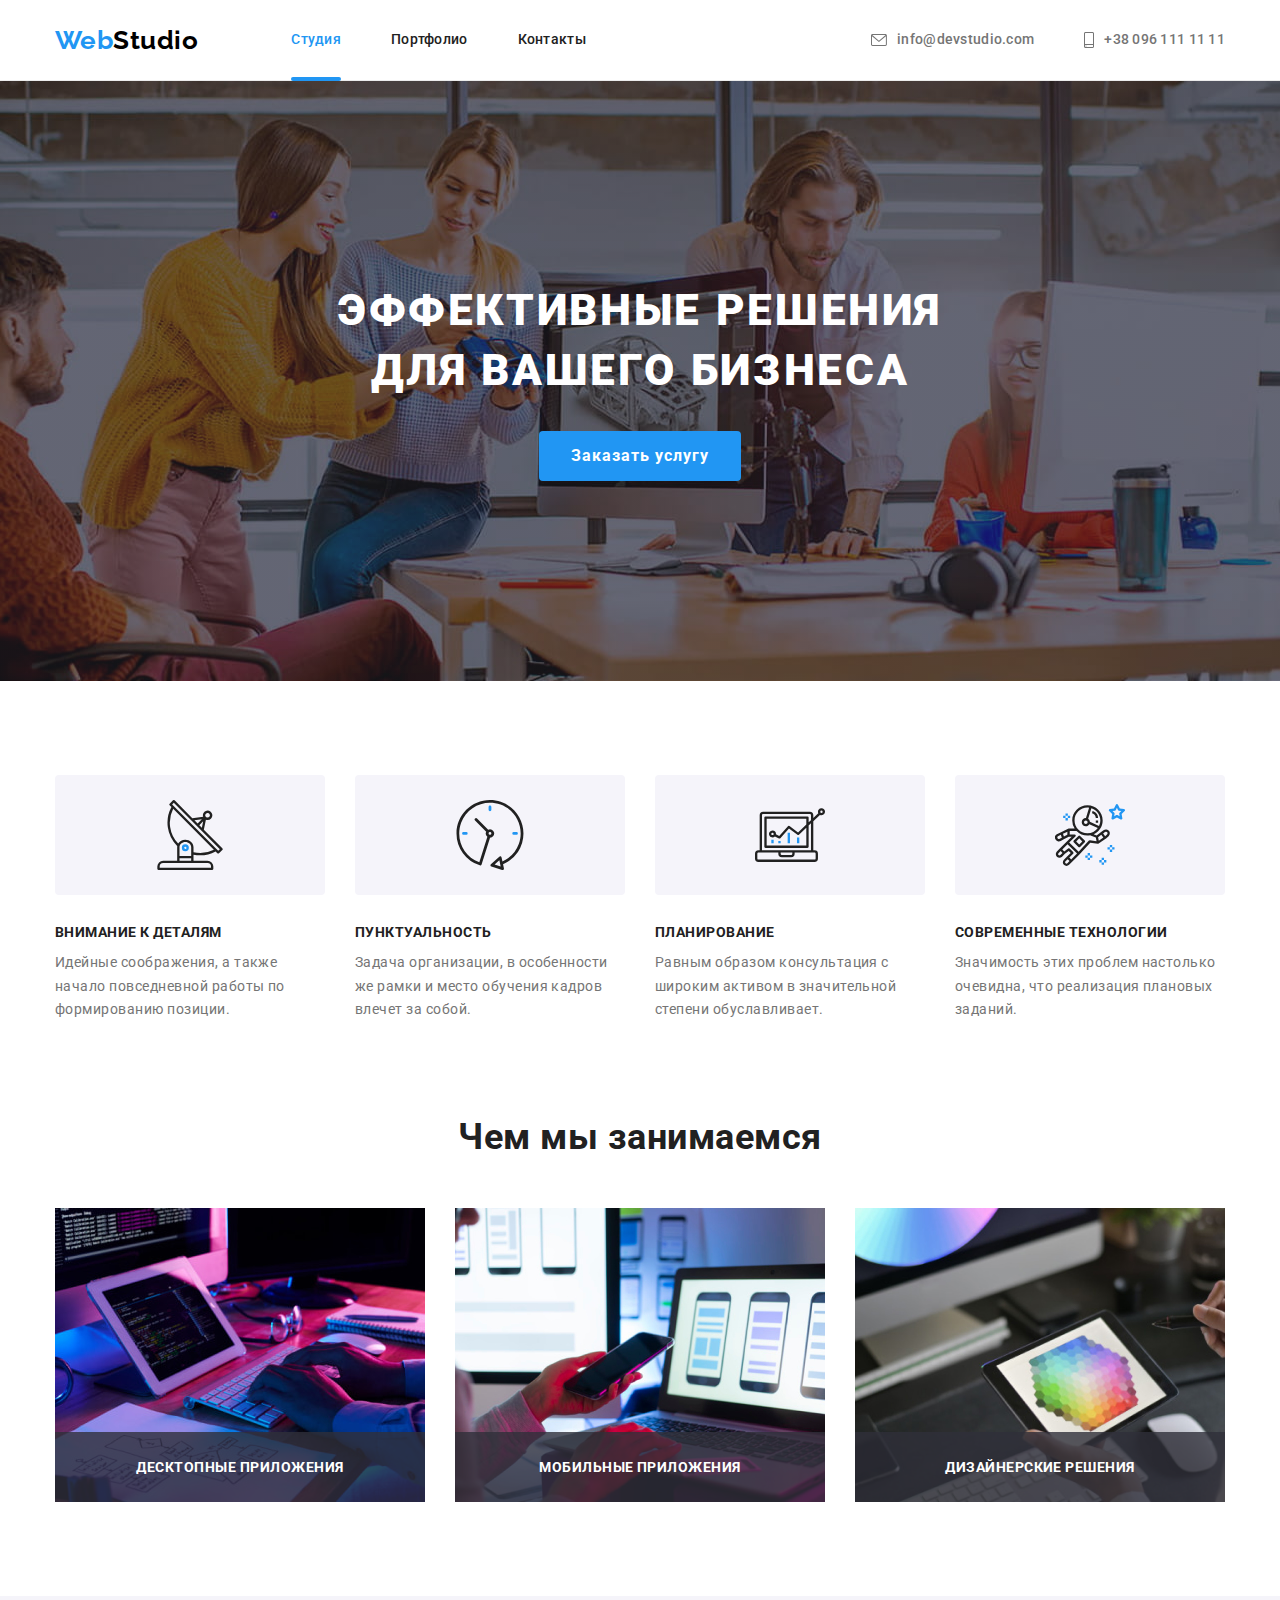
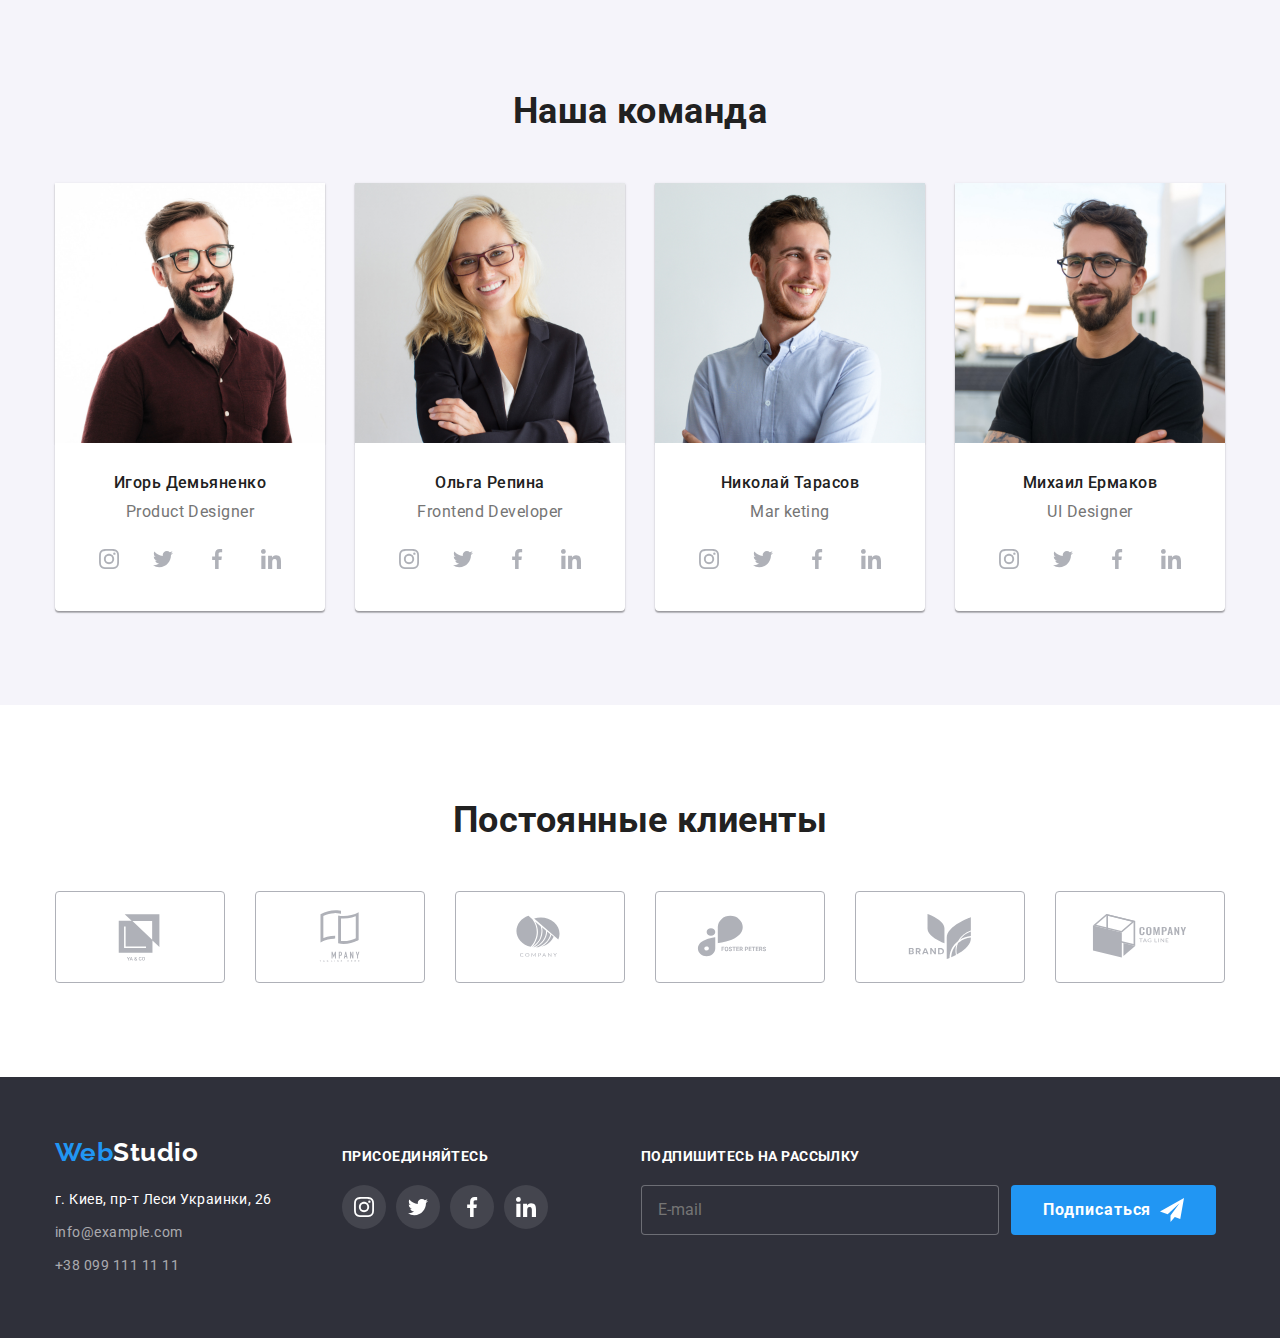
<file: index.html>
<!DOCTYPE html>
<html lang="ru">
  <head>
    <meta charset="UTF-8" />
    <meta http-equiv="X-UA-Compatible" content="IE=edge" />
    <meta name="viewport" content="width=device-width, initial-scale=1.0" />
    <title>Студия</title>
    <link rel="preconnect" href="https://fonts.googleapis.com" />
    <link rel="preconnect" href="https://fonts.gstatic.com" crossorigin />
    <link
      href="https://fonts.googleapis.com/css2?family=Raleway:wght@700&family=Roboto:wght@400;500;700;900&display=swap"
      rel="stylesheet"
    />
    <link
      rel="stylesheet"
      href="https://cdnjs.cloudflare.com/ajax/libs/modern-normalize/1.1.0/modern-normalize.min.css"
    />
    <link rel="stylesheet" href="./css/main.min.css" />
  </head>
  <body>
    <!-- Шапка сайта -->

    <header class="header">
      <div class="container container__header">
        <nav class="nav">
          <a class="logo" href="/" lang="en"> <span class="logo__web">Web</span>Studio</a>

          <ul class="site-nav site-nav__header">
            <li class="site-nav__item">
              <a href="" class="site-nav__link site-nav__link--current">Студия</a>
            </li>
            <li class="site-nav__item">
              <a href="./portfolio.html" class="site-nav__link">Портфолио</a>
            </li>
            <li class="site-nav__item"><a href="" class="site-nav__link">Контакты</a></li>
          </ul>
        </nav>

        <ul class="auth-nav">
          <li class="auth-nav__item">
            <a class="auth-nav__link" href="mailto:info@devstudio.com" lang="en"
              ><svg class="auth-nav__icon-envelope">
                <use xlink:href="./images/symbol-defs.svg#icon-envelope"></use></svg
              >info@devstudio.com</a
            >
          </li>
          <li class="auth-nav__item">
            <a class="auth-nav__link" href="tel:+380961111111"
              ><svg class="auth-nav__icon-smartphone">
                <use xlink:href="./images/symbol-defs.svg#icon-smartphone"></use></svg
              >+38 096 111 11 11</a
            >
          </li>
        </ul>
      </div>
    </header>

    <!-- Основной контент -->
    <main>
      <!-- Заказ услуги -->
      <section class="hero">
        <div class="container">
          <h1 class="hero__title">Эффективные решения для вашего бизнеса</h1>
          <button class="button hero__button" type="button" data-modal-open>Заказать услугу</button>
        </div>

        <!-- Модальное окно -->
        <div class="backdrop backdrop--is-hidden" data-modal>
          <div class="modal">
            <button class="modal__button button-close" data-modal-close>
              <svg class="icon-close" width="18px" height="18px">
                <use xlink:href="./images/symbol-defs.svg#icon-close-black"></use>
              </svg>
            </button>

            <p class="modal__title">Оставьте свои данные, мы вам перезвоним</p>
            <form class="form" action="#">
              <div class="form__block">
                <label for="name" class="form__label">Имя</label>
                <div class="form__box">
                  <input type="text" name="name" class="form__input" id="name" required />
                  <svg width="18px" height="18px" class="form__svg">
                    <use xlink:href="./images/symbol-defs.svg#icon-person-black"></use>
                  </svg>
                </div>
              </div>
              <div class="form__block">
                <label for="phone" class="form__label">Телефон</label>
                <div class="form__box">
                  <input type="tel" name="phone" class="form__input" id="phone" />
                  <svg width="18px" height="18px" class="form__svg">
                    <use xlink:href="./images/symbol-defs.svg#icon-phone-black"></use>
                  </svg>
                </div>
              </div>
              <div class="form__block">
                <label for="mail" class="form__label">Почта</label>
                <div class="form__box">
                  <input type="email" name="mail" class="form__input" id="mail" required />
                  <svg width="18px" height="18px" class="form__svg">
                    <use xlink:href="./images/symbol-defs.svg#icon-email-black"></use>
                  </svg>
                </div>
              </div>
              <div class="form__block">
                <label for="comment" class="form__label">Комментарий</label>
                <textarea
                  name="comment"
                  id="comment"
                  rows="10"
                  placeholder="Введите текст"
                  class="form__comment"
                ></textarea>
              </div>
              <div class="form__checkbox">
                <label class="form__condition">
                  <input class="form__checkbox-input" type="checkbox" name="condition" value="" />
                  <span class="form__condition-icon"> </span>Соглашаюсь с рассылкой и принимаю
                  &nbsp;
                  <a href="" class="form__condition-link">Условия договора</a>
                </label>
              </div>
              <button type="submit" class="button form-button">Отправить</button>
            </form>
          </div>
        </div>
      </section>

      <!-- Особенности компании -->
      <section class="section">
        <div class="container">
          <h2 class="section__title section__title--hidden">Особенности компании</h2>
          <ul class="features">
            <li class="features__item">
              <div class="features__icon-block">
                <svg height="70px" width="70px">
                  <use xlink:href="./images/symbol-defs.svg#icon-antenna"></use>
                </svg>
              </div>
              <h3 class="features__title">Внимание к деталям</h3>
              <p class="features__text">
                Идейные соображения, а также начало повседневной работы по формированию позиции.
              </p>
            </li>
            <li class="features__item">
              <div class="features__icon-block">
                <svg width="70px" height="70px">
                  <use xlink:href="./images/symbol-defs.svg#icon-clock"></use>
                </svg>
              </div>
              <h3 class="features__title">Пунктуальность</h3>
              <p class="features__text">
                Задача организации, в особенности же рамки и место обучения кадров влечет за собой.
              </p>
            </li>
            <li class="features__item">
              <div class="features__icon-block">
                <svg width="70px" height="70px">
                  <use xlink:href="./images/symbol-defs.svg#icon-diagram"></use>
                </svg>
              </div>
              <h3 class="features__title">Планирование</h3>
              <p class="features__text">
                Равным образом консультация с широким активом в значительной степени обуславливает.
              </p>
            </li>
            <li class="features__item">
              <div class="features__icon-block">
                <svg width="70px" height="70px">
                  <use xlink:href="./images/symbol-defs.svg#icon-astronaut"></use>
                </svg>
              </div>
              <h3 class="features__title">Современные технологии</h3>
              <p class="features__text">
                Значимость этих проблем настолько очевидна, что реализация плановых заданий.
              </p>
            </li>
          </ul>
        </div>
      </section>

      <!-- Чем мы занимаемся -->
      <section class="section section--no-padding-top">
        <div class="container">
          <h2 class="section__title">Чем мы занимаемся</h2>
          <ul class="work">
            <li class="work__item">
              <img src="./images/img1.jpg" alt="Мужчина пишет код программы" width="370" />
              <h3 class="work__title">Десктопные приложения</h3>
            </li>
            <li class="work__item">
              <img
                src="./images/img2.jpg"
                alt="Женщина создает приложение на смартфон"
                width="370"
              />
              <h3 class="work__title">Мобильные приложения</h3>
            </li>
            <li class="work__item">
              <img
                src="./images/img3.jpg"
                alt="Человек занимается векторной графикой"
                width="370"
              />
              <h3 class="work__title">Дизайнерские решения</h3>
            </li>
          </ul>
        </div>
      </section>

      <!-- Наша команда -->
      <section class="section section--other-bcg">
        <div class="container">
          <h2 class="section__title">Наша команда</h2>
          <ul class="command">
            <li class="command__item">
              <img
                class="command__img"
                src="./images/photo1.jpg"
                width="270"
                alt="Улыбающийся молодой мужчина шатен в очках с бородой короб"
              />
              <div class="command__meta">
                <h3 class="command__title">Игорь Демьяненко</h3>
                <p class="command__text" lang="en">Product Designer</p>
                <ul class="social">
                  <li class="social__item">
                    <a class="social__link" href=""
                      ><svg class="social__svg" width="20px" height="20px">
                        <use href="./images/symbol-defs.svg#icon-instagram"></use></svg
                    ></a>
                  </li>
                  <li class="social__item">
                    <a class="social__link" href=""
                      ><svg class="social__svg" width="20px" height="20px">
                        <use href="./images/symbol-defs.svg#icon-twitter"></use></svg
                    ></a>
                  </li>
                  <li class="social__item">
                    <a class="social__link" href=""
                      ><svg class="social__svg" width="20px" height="20px">
                        <use href="./images/symbol-defs.svg#icon-facebook"></use></svg
                    ></a>
                  </li>
                  <li class="social__item">
                    <a class="social__link" href=""
                      ><svg class="social__svg" width="20px" height="20px">
                        <use href="./images/symbol-defs.svg#icon-linkedin"></use></svg
                    ></a>
                  </li>
                </ul>
              </div>
            </li>
            <li class="command__item">
              <img
                class="command__img"
                src="./images/photo2.jpg"
                alt="Усыбающееся молодая женщина блондинка в очках"
                width="270"
              />
              <div class="command__meta">
                <h3 class="command__title">Ольга Репина</h3>
                <p class="command__text" lang="en">Frontend Developer</p>
                <ul class="social">
                  <li class="social__item">
                    <a class="social__link" href=""
                      ><svg class="social__svg" width="20px" height="20px">
                        <use href="./images/symbol-defs.svg#icon-instagram"></use></svg
                    ></a>
                  </li>
                  <li class="social__item">
                    <a class="social__link" href=""
                      ><svg class="social__svg" width="20px" height="20px">
                        <use href="./images/symbol-defs.svg#icon-twitter"></use></svg
                    ></a>
                  </li>
                  <li class="social__item">
                    <a class="social__link" href=""
                      ><svg class="social__svg" width="20px" height="20px">
                        <use href="./images/symbol-defs.svg#icon-facebook"></use></svg
                    ></a>
                  </li>
                  <li class="social__item">
                    <a class="social__link" href=""
                      ><svg class="social__svg" width="20px" height="20px">
                        <use href="./images/symbol-defs.svg#icon-linkedin"></use></svg
                    ></a>
                  </li>
                </ul>
              </div>
            </li>
            <li class="command__item">
              <img
                class="command__img"
                src="./images/photo3.jpg"
                alt="Улыбающийся молодой мужчина шатен с легкой небритостью"
                width="270"
              />
              <div class="command__meta">
                <h3 class="command__title">Николай Тарасов</h3>
                <p class="command__text" lang="en">Mar keting</p>
                <ul class="social">
                  <li class="social__item">
                    <a class="social__link" href=""
                      ><svg class="social__svg" width="20px" height="20px">
                        <use href="./images/symbol-defs.svg#icon-instagram"></use></svg
                    ></a>
                  </li>
                  <li class="social__item">
                    <a class="social__link" href=""
                      ><svg class="social__svg" width="20px" height="20px">
                        <use href="./images/symbol-defs.svg#icon-twitter"></use></svg
                    ></a>
                  </li>
                  <li class="social__item">
                    <a class="social__link" href=""
                      ><svg class="social__svg" width="20px" height="20px">
                        <use href="./images/symbol-defs.svg#icon-facebook"></use></svg
                    ></a>
                  </li>
                  <li class="social__item">
                    <a class="social__link" href=""
                      ><svg class="social__svg" width="20px" height="20px">
                        <use href="./images/symbol-defs.svg#icon-linkedin"></use></svg
                    ></a>
                  </li>
                </ul>
              </div>
            </li>
            <li class="command__item">
              <img
                class="command__img"
                src="./images/photo4.jpg"
                alt="Улыбающийся молодой мужчина брюнет с лёгкой небритостью"
                width="270"
              />
              <div class="command__meta">
                <h3 class="command__title">Михаил Ермаков</h3>
                <p class="command__text" lang="en">UI Designer</p>
                <ul class="social">
                  <li class="social__item">
                    <a class="social__link" href=""
                      ><svg class="social__svg" width="20px" height="20px">
                        <use href="./images/symbol-defs.svg#icon-instagram"></use></svg
                    ></a>
                  </li>
                  <li class="social__item">
                    <a class="social__link" href=""
                      ><svg class="social__svg" width="20px" height="20px">
                        <use href="./images/symbol-defs.svg#icon-twitter"></use></svg
                    ></a>
                  </li>
                  <li class="social__item">
                    <a class="social__link" href=""
                      ><svg class="social__svg" width="20px" height="20px">
                        <use href="./images/symbol-defs.svg#icon-facebook"></use></svg
                    ></a>
                  </li>
                  <li class="social__item">
                    <a class="social__link" href=""
                      ><svg class="social__svg" width="20px" height="20px">
                        <use href="./images/symbol-defs.svg#icon-linkedin"></use></svg
                    ></a>
                  </li>
                </ul>
              </div>
            </li>
          </ul>
        </div>
      </section>
      <section class="section">
        <div class="container">
          <h2 class="section__title">Постоянные клиенты</h2>
          <ul class="clients">
            <li class="clients__item">
              <a class="clients__link" href=""
                ><svg class="clients__icon" width="106px" height="60px">
                  <use href="./images/symbol-defs.svg#icon-Logo"></use>
                </svg>
              </a>
            </li>
            <li class="clients__item">
              <a class="clients__link" href=""
                ><svg class="clients__icon" width="106px" height="60px">
                  <use href="./images/symbol-defs.svg#icon-Logo2"></use>
                </svg>
              </a>
            </li>
            <li class="clients__item">
              <a class="clients__link" href=""
                ><svg class="clients__icon" width="106px" height="60px">
                  <use href="./images/symbol-defs.svg#icon-Logo3"></use>
                </svg>
              </a>
            </li>
            <li class="clients__item">
              <a class="clients__link" href=""
                ><svg class="clients__icon" width="106px" height="60px">
                  <use href="./images/symbol-defs.svg#icon-Logo4"></use>
                </svg>
              </a>
            </li>
            <li class="clients__item">
              <a class="clients__link" href=""
                ><svg class="clients__icon" width="106px" height="60px">
                  <use href="./images/symbol-defs.svg#icon-Logo5"></use>
                </svg>
              </a>
            </li>
            <li class="clients__item">
              <a class="clients__link" href=""
                ><svg class="clients__icon" width="106px" height="60px">
                  <use href="./images/symbol-defs.svg#icon-Logo6"></use>
                </svg>
              </a>
            </li>
          </ul>
        </div>
      </section>
    </main>

    <!-- Футер -->
    <footer class="footer">
      <div class="container container__footer">
        <div class="footer__address">
          <a class="logo logo--white" href="/" lang="en"
            ><span class="logo__web">Web</span>Studio</a
          >
          <address class="address">
            <ul class="address__list">
              <li class="address__item">
                <a
                  class="address__link--white"
                  href="https://www.google.com/maps/place/%D0%B1%D1%83%D0%BB.+%D0%9B%D0%B5%D1%81%D0%B8+%D0%A3%D0%BA%D1%80%D0%B0%D0%B8%D0%BD%D0%BA%D0%B8,+26,+%D0%9A%D0%B8%D0%B5%D0%B2,+02000"
                  >г. Киев, пр-т Леси Украинки, 26</a
                >
              </li>
              <li class="address__item">
                <a class="address__link" href="mailto:info@example.com" lang="en"
                  >info@example.com</a
                >
              </li>
              <li class="address__item">
                <a class="address__link" href="tel:+380991111111">+38 099 111 11 11</a>
              </li>
            </ul>
          </address>
        </div>
        <div class="footer__connect">
          <h3 class="footer__title">присоединяйтесь</h3>
          <ul class="social">
            <li class="social__item">
              <a class="social__link social__link--white" href=""
                ><svg class="social__svg social__svg--white" width="20px" height="20px">
                  <use href="./images/symbol-defs.svg#icon-instagram"></use></svg
              ></a>
            </li>
            <li class="social__item">
              <a class="social__link social__link--white" href=""
                ><svg class="social__svg social__svg--white" width="20px" height="20px">
                  <use href="./images/symbol-defs.svg#icon-twitter"></use></svg
              ></a>
            </li>
            <li class="social__item">
              <a class="social__link social__link--white" href=""
                ><svg class="social__svg social__svg--white" width="20px" height="20px">
                  <use href="./images/symbol-defs.svg#icon-facebook"></use></svg
              ></a>
            </li>
            <li class="social__item">
              <a class="social__link social__link--white" href=""
                ><svg class="social__svg social__svg--white" width="20px" height="20px">
                  <use href="./images/symbol-defs.svg#icon-linkedin"></use></svg
              ></a>
            </li>
          </ul>
        </div>

        <div>
          <h3 class="footer__title">Подпишитесь на рассылку</h3>
          <form action="#" class="subscription">
            <label class="subscription__label"></label>
            <input
              class="subscription__input"
              type="email"
              name="mail"
              placeholder="E-mail"
              required
            />
            <button type="submit" class="button button--submit">
              Подписаться
              <svg class="button--submit__send" width="24px" height="24px">
                <use xlink:href="./images/symbol-defs.svg#icon-icon-send"></use>
              </svg>
            </button>
          </form>
        </div>
      </div>
    </footer>

    <script src="./js/modal.js"></script>
  </body>
</html>
</file>
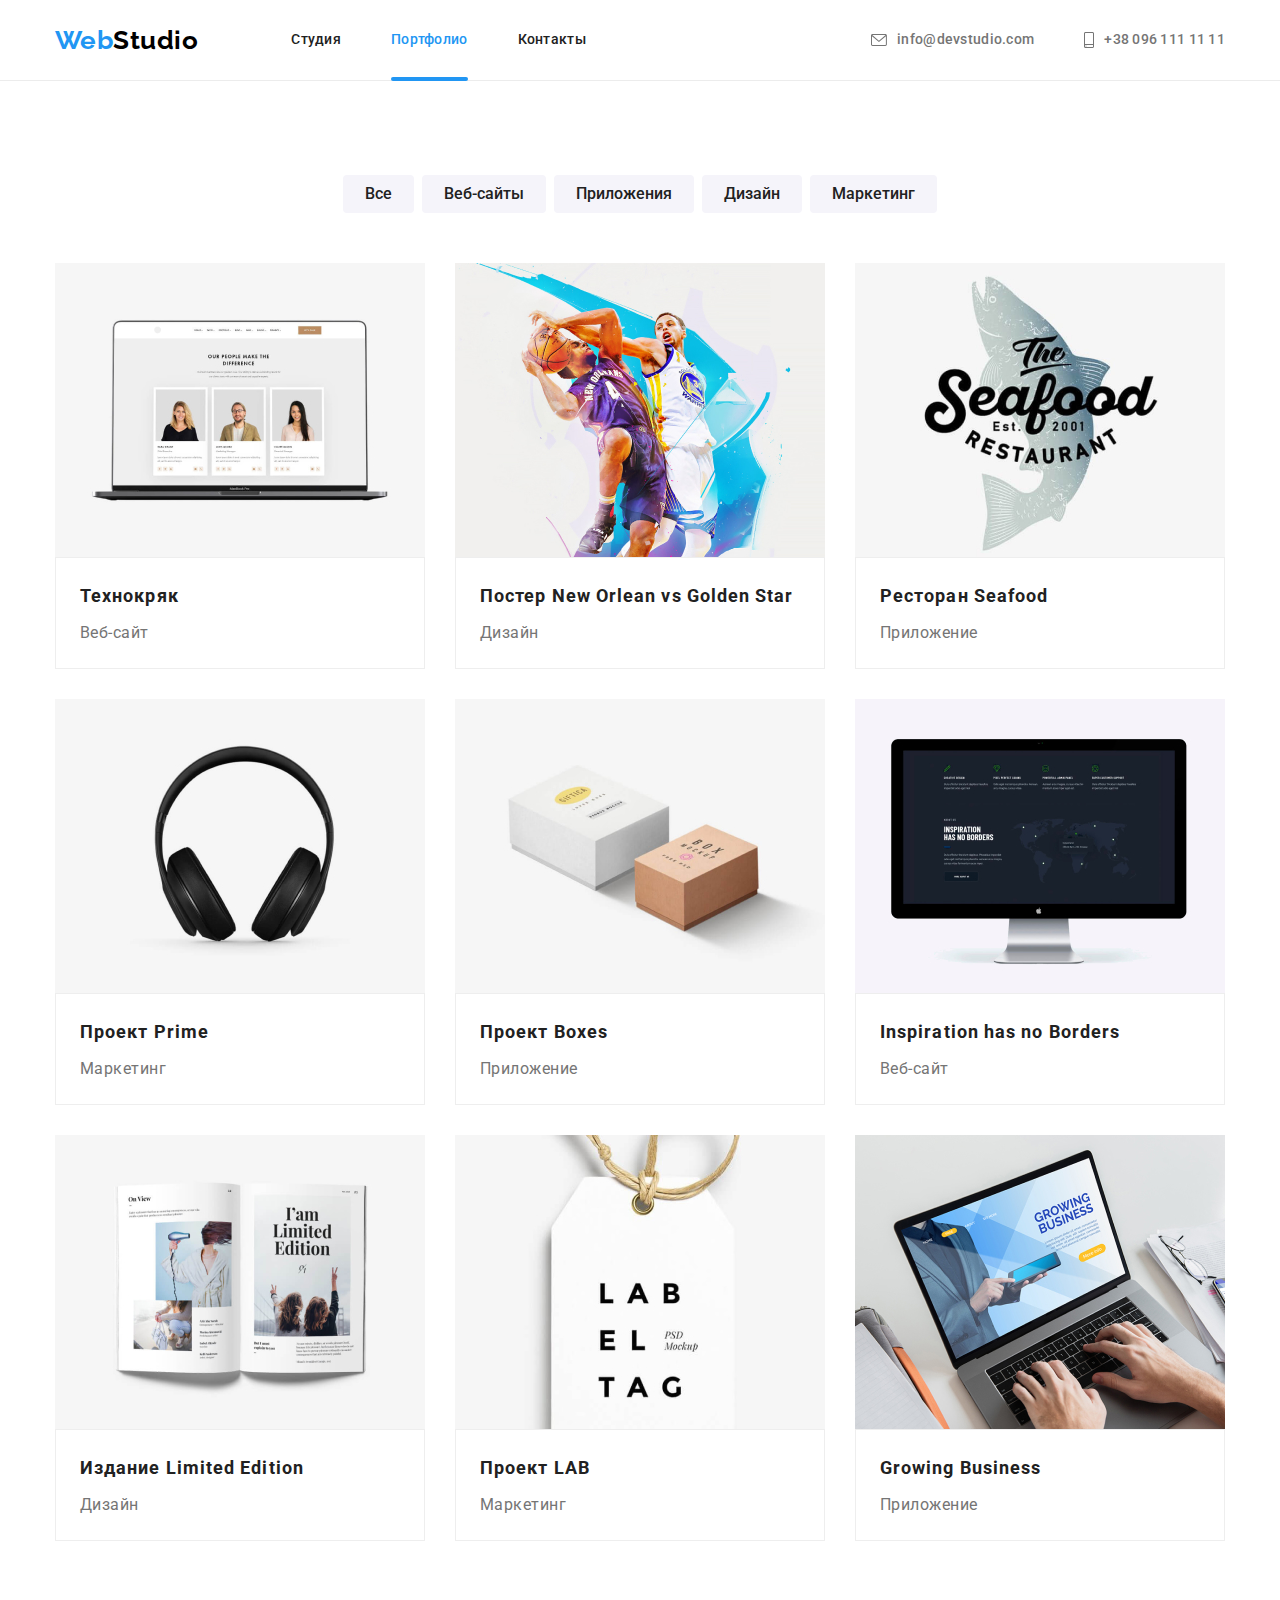
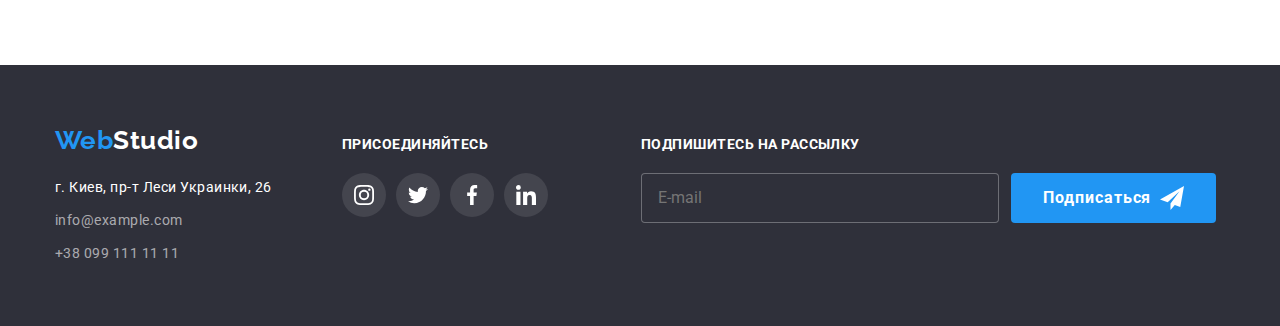
<file: portfolio.html>
<!DOCTYPE html>
<html lang="ru">
  <head>
    <meta charset="UTF-8" />
    <meta http-equiv="X-UA-Compatible" content="IE=edge" />
    <meta name="viewport" content="width=device-width, initial-scale=1.0" />
    <title>Портфолио</title>
    <link rel="preconnect" href="https://fonts.googleapis.com" />
    <link rel="preconnect" href="https://fonts.gstatic.com" crossorigin />
    <link
      href="https://fonts.googleapis.com/css2?family=Raleway:wght@700&family=Roboto:wght@400;500;700;900&display=swap"
      rel="stylesheet"
    />
    <link
      rel="stylesheet"
      href="https://cdnjs.cloudflare.com/ajax/libs/modern-normalize/1.1.0/modern-normalize.min.css"
    />
    <link rel="stylesheet" href="./css/main.min.css" />
  </head>
  <body>
    <!-- Шапка -->
    <header class="header">
      <div class="container container__header">
        <nav class="nav">
          <a class="logo" href="/" lang="en"> <span class="logo__web">Web</span>Studio</a>

          <ul class="site-nav site-nav__header">
            <li class="site-nav__item"><a href="./index.html" class="site-nav__link">Студия</a></li>
            <li class="site-nav__item">
              <a href="./portfolio.html" class="site-nav__link site-nav__link--current"
                >Портфолио</a
              >
            </li>
            <li class="site-nav__item"><a href="" class="site-nav__link">Контакты</a></li>
          </ul>
        </nav>

        <ul class="auth-nav">
          <li class="auth-nav__item">
            <a class="auth-nav__link" href="mailto:info@devstudio.com" lang="en"
              ><svg class="auth-nav__icon-envelope">
                <use xlink:href="./images/symbol-defs.svg#icon-envelope"></use></svg
              >info@devstudio.com</a
            >
          </li>
          <li class="auth-nav__item">
            <a class="auth-nav__link" href="tel:+380961111111"
              ><svg class="auth-nav__icon-smartphone">
                <use xlink:href="./images/symbol-defs.svg#icon-smartphone"></use></svg
              >+38 096 111 11 11</a
            >
          </li>
        </ul>
      </div>
    </header>

    <!-- Основной контент -->
    <main>
      <section class="section">
        <div class="container portfolio">
          <h1 class="section__title section__title--hidden">Портфолио</h1>

          <!-- Фильтр -->
          <ul class="filter portfolio__filter">
            <li class="filter__item">
              <button class="filter__button" type="button">Все</button>
            </li>
            <li class="filter__item">
              <button class="filter__button" type="button">Веб-сайты</button>
            </li>
            <li class="filter__item">
              <button class="filter__button" type="button">Приложения</button>
            </li>
            <li class="filter__item">
              <button class="filter__button" type="button">Дизайн</button>
            </li>
            <li class="filter__item">
              <button class="filter__button" type="button">Маркетинг</button>
            </li>
          </ul>

          <!-- Контент фильтра -->
          <ul class="gallery">
            <li class="gallery__item">
              <a class="gallery__link" href="">
                <div class="gallery__thumb">
                  <img src="./images/portfolio1.jpg" alt="Три карточки с фото" width="370" />
                  <div class="gallery__overlay">
                    <p class="gallery__overlay-text">
                      Технокряк это современная площадка распространения коронавируса. Компании
                      используют эту платформу для цифрового шпионажа и атак на защищённые сервера
                      конкурентов.
                    </p>
                  </div>
                </div>
                <div class="gallery__box">
                  <h2 class="gallery__title">Технокряк</h2>
                  <p class="gallery__text">Веб-сайт</p>
                </div>
              </a>
            </li>
            <li class="gallery__item">
              <a class="gallery__link" href="">
                <div class="gallery__thumb">
                  <img src="./images/portfolio2.jpg" alt="Два баскетболиста в прыжке" width="370" />
                  <div class="gallery__overlay">
                    <p class="gallery__overlay-text">
                      Технокряк это современная площадка распространения коронавируса. Компании
                      используют эту платформу для цифрового шпионажа и атак на защищённые сервера
                      конкурентов.
                    </p>
                  </div>
                </div>
                <div class="gallery__box">
                  <h2 class="gallery__title">Постер New Orlean vs Golden Star</h2>
                  <p class="gallery__text">Дизайн</p>
                </div>
              </a>
            </li>
            <li class="gallery__item">
              <a class="gallery__link" href="">
                <div class="gallery__thumb">
                  <img src="./images/portfolio3.jpg" alt="Логотип ресторана Seafood" width="370" />
                  <div class="gallery__overlay">
                    <p class="gallery__overlay-text">
                      Технокряк это современная площадка распространения коронавируса. Компании
                      используют эту платформу для цифрового шпионажа и атак на защищённые сервера
                      конкурентов.
                    </p>
                  </div>
                </div>
                <div class="gallery__box">
                  <h2 class="gallery__title">Ресторан Seafood</h2>
                  <p class="gallery__text">Приложение</p>
                </div>
              </a>
            </li>
            <li class="gallery__item">
              <a class="gallery__link" href="">
                <div class="gallery__thumb">
                  <img src="./images/portfolio4.jpg" alt="Черные наушники" width="370" />
                  <div class="gallery__overlay">
                    <p class="gallery__overlay-text">
                      Технокряк это современная площадка распространения коронавируса. Компании
                      используют эту платформу для цифрового шпионажа и атак на защищённые сервера
                      конкурентов.
                    </p>
                  </div>
                </div>
                <div class="gallery__box">
                  <h2 class="gallery__title">Проект Prime</h2>
                  <p class="gallery__text">Маркетинг</p>
                </div>
              </a>
            </li>
            <li class="gallery__item">
              <a class="gallery__link" href="">
                <div class="gallery__thumb">
                  <img src="./images/portfolio5.jpg" alt="Две коробки" width="370" />
                  <div class="gallery__overlay">
                    <p class="gallery__overlay-text">
                      Технокряк это современная площадка распространения коронавируса. Компании
                      используют эту платформу для цифрового шпионажа и атак на защищённые сервера
                      конкурентов.
                    </p>
                  </div>
                </div>
                <div class="gallery__box">
                  <h2 class="gallery__title">Проект Boxes</h2>
                  <p class="gallery__text">Приложение</p>
                </div>
              </a>
            </li>
            <li class="gallery__item">
              <a class="gallery__link" href="">
                <div class="gallery__thumb">
                  <img src="./images/portfolio6.jpg" alt="Монитор" width="370" />
                  <div class="gallery__overlay">
                    <p class="gallery__overlay-text">
                      Технокряк это современная площадка распространения коронавируса. Компании
                      используют эту платформу для цифрового шпионажа и атак на защищённые сервера
                      конкурентов.
                    </p>
                  </div>
                </div>
                <div class="gallery__box">
                  <h2 class="gallery__title">Inspiration has no Borders</h2>
                  <p class="gallery__text">Веб-сайт</p>
                </div>
              </a>
            </li>
            <li class="gallery__item">
              <a class="gallery__link" href="">
                <div class="gallery__thumb">
                  <img src="./images/portfolio7.jpg" alt="Открытая книга" width="370" />
                  <div class="gallery__overlay">
                    <p class="gallery__overlay-text">
                      Технокряк это современная площадка распространения коронавируса. Компании
                      используют эту платформу для цифрового шпионажа и атак на защищённые сервера
                      конкурентов.
                    </p>
                  </div>
                </div>
                <div class="gallery__box">
                  <h2 class="gallery__title">Издание Limited Edition</h2>
                  <p class="gallery__text">Дизайн</p>
                </div>
              </a>
            </li>
            <li class="gallery__item">
              <a class="gallery__link" href="">
                <div class="gallery__thumb">
                  <img src="./images/portfolio8.jpg" alt="Бирка с надписью" width="370" />
                  <div class="gallery__overlay">
                    <p class="gallery__overlay-text">
                      Технокряк это современная площадка распространения коронавируса. Компании
                      используют эту платформу для цифрового шпионажа и атак на защищённые сервера
                      конкурентов.
                    </p>
                  </div>
                </div>
                <div class="gallery__box">
                  <h2 class="gallery__title">Проект LAB</h2>
                  <p class="gallery__text">Маркетинг</p>
                </div>
              </a>
            </li>
            <li class="gallery__item">
              <a class="gallery__link" href="">
                <div class="gallery__thumb">
                  <img
                    src="./images/portfolio9.jpg"
                    alt="Человек печатает на ноутбуке"
                    width="370"
                  />
                  <div class="gallery__overlay">
                    <p class="gallery__overlay-text">
                      Технокряк это современная площадка распространения коронавируса. Компании
                      используют эту платформу для цифрового шпионажа и атак на защищённые сервера
                      конкурентов.
                    </p>
                  </div>
                </div>
                <div class="gallery__box">
                  <h2 class="gallery__title">Growing Business</h2>
                  <p class="gallery__text">Приложение</p>
                </div>
              </a>
            </li>
          </ul>
        </div>
      </section>
    </main>

    <!-- Футер -->
    <footer class="footer">
      <div class="container container__footer">
        <div class="footer__address">
          <a class="logo logo--white" href="/" lang="en"
            ><span class="logo__web">Web</span>Studio</a
          >
          <address class="address">
            <ul class="address__list">
              <li class="address__item">
                <a
                  class="address__link--white"
                  href="https://www.google.com/maps/place/%D0%B1%D1%83%D0%BB.+%D0%9B%D0%B5%D1%81%D0%B8+%D0%A3%D0%BA%D1%80%D0%B0%D0%B8%D0%BD%D0%BA%D0%B8,+26,+%D0%9A%D0%B8%D0%B5%D0%B2,+02000"
                  >г. Киев, пр-т Леси Украинки, 26</a
                >
              </li>
              <li class="address__item">
                <a class="address__link" href="mailto:info@example.com" lang="en"
                  >info@example.com</a
                >
              </li>
              <li class="address__item">
                <a class="address__link" href="tel:+380991111111">+38 099 111 11 11</a>
              </li>
            </ul>
          </address>
        </div>
        <div class="footer__connect">
          <h3 class="footer__title">присоединяйтесь</h3>
          <ul class="social">
            <li class="social__item">
              <a class="social__link social__link--white" href=""
                ><svg class="social__svg social__svg--white" width="20px" height="20px">
                  <use xlink:href="./images/symbol-defs.svg#icon-instagram"></use></svg
              ></a>
            </li>
            <li class="social__item">
              <a class="social__link social__link--white" href=""
                ><svg class="social__svg social__svg--white" width="20px" height="20px">
                  <use xlink:href="./images/symbol-defs.svg#icon-twitter"></use></svg
              ></a>
            </li>
            <li class="social__item">
              <a class="social__link social__link--white" href=""
                ><svg class="social__svg social__svg--white" width="20px" height="20px">
                  <use xlink:href="./images/symbol-defs.svg#icon-facebook"></use></svg
              ></a>
            </li>
            <li class="social__item">
              <a class="social__link social__link--white" href=""
                ><svg class="social__svg social__svg--white" width="20px" height="20px">
                  <use xlink:href="./images/symbol-defs.svg#icon-linkedin"></use></svg
              ></a>
            </li>
          </ul>
        </div>

        <div>
          <h3 class="footer__title">Подпишитесь на рассылку</h3>
          <form action="" class="subscription">
            <label class="subscription__label" for="mail"></label>
            <input
              class="subscription__input"
              type="email"
              name="mail"
              id="mail"
              placeholder="E-mail"
              required
            />
            <button type="submit" class="button button--submit">
              Подписаться
              <svg class="button--submit__send" width="24px" height="24px">
                <use xlink:href="./images/symbol-defs.svg#icon-icon-send"></use>
              </svg>
            </button>
          </form>
        </div>
      </div>
    </footer>
  </body>
</html>
</file>
<file: css/main.min.css>
:root{--primary-text-color: #212121;--title-text-color: #757575;--accent-color: #2196f3;--hover-button-color: #058cf7;--primary-font: Roboto, sans-serif;--secondary-font: Raleway, sans-serif;--icon-color: #afb1b8;--timing-function: cubic-bezier(0.4, 0, 0.2, 1)}.container{width:1200px;margin-left:auto;margin-right:auto;padding-left:15px;padding-right:15px}.section{padding-top:94px;padding-bottom:94px}.section--no-padding-top{padding-top:0}.section--other-bcg{background-color:#f5f4fa}.section__title{margin-bottom:50px;color:var(--primary-text-color);font-weight:700;font-size:36px;line-height:1.17;text-align:center}body{background-color:#fff;color:var(--title-text-color);font-family:var(--primary-font),sans-serif;letter-spacing:.03em}h1,h2,h3,p{margin:0}ul{margin:0;padding:0;list-style:none}img{display:block;max-width:100%;height:auto}.logo{color:#000;font-family:var(--secondary-font),sans-serif;font-weight:700;font-size:26px;line-height:1.19;text-decoration:none}.logo__web{color:var(--accent-color)}.logo--white{display:block;margin-bottom:20px;color:#fff}.button{-webkit-transition:background-color 250ms var(--timing-function);-o-transition:background-color 250ms var(--timing-function);transition:background-color 250ms var(--timing-function);border-radius:4px;padding:10px 32px;min-width:200px;height:50px;border:none;background-color:var(--accent-color);color:#fff;font-weight:700;font-size:16px;line-height:1.88;-webkit-box-align:center;-ms-flex-align:center;align-items:center;letter-spacing:.06em;cursor:pointer}.button:hover,.button:focus{background-color:var(--hover-button-color)}.button--submit{display:-webkit-box;display:-ms-flexbox;display:flex}.button--submit__send{margin-left:9px}.button-close{top:8px;right:8px;-webkit-transition:fill 350ms var(--timing-function);-o-transition:fill 350ms var(--timing-function);transition:fill 350ms var(--timing-function);display:-webkit-box;display:-ms-flexbox;display:flex;width:30px;height:30px;border-radius:50%;border:1px solid var(--icon-color);-webkit-box-align:center;-ms-flex-align:center;align-items:center;-webkit-box-pack:center;-ms-flex-pack:center;justify-content:center;background-color:#fff;cursor:pointer}.button-close:hover,.button-close:focus{fill:var(--accent-color)}.social{display:-webkit-box;display:-ms-flexbox;display:flex;-webkit-box-pack:center;-ms-flex-pack:center;justify-content:center}.social__item{margin-right:10px}.social__item:last-child{margin-right:0}.social__link{-webkit-transition:background-color 250ms var(--timing-function);-o-transition:background-color 250ms var(--timing-function);transition:background-color 250ms var(--timing-function);display:-webkit-box;display:-ms-flexbox;display:flex;width:44px;height:44px;-webkit-box-pack:center;-ms-flex-pack:center;justify-content:center;-webkit-box-align:center;-ms-flex-align:center;align-items:center;border-radius:50%}.social__link:hover,.social__link:focus{background-color:var(--accent-color)}.social__link--white{background-color:rgba(255,255,255,.1)}.social__svg{-webkit-transition:fill 250ms var(--timing-function);-o-transition:fill 250ms var(--timing-function);transition:fill 250ms var(--timing-function);width:20px;fill:var(--icon-color)}.social__link:hover .social__svg,.social__link:focus .social__svg{fill:#fff}.social__svg--white{fill:#fff}.header{background-color:#fff;border-bottom:1px solid #ececec}.container__header{display:-webkit-box;display:-ms-flexbox;display:flex;-webkit-box-align:center;-ms-flex-align:center;align-items:center}.nav{display:-webkit-box;display:-ms-flexbox;display:flex;-webkit-box-align:center;-ms-flex-align:center;align-items:center}.site-nav{display:-webkit-box;display:-ms-flexbox;display:flex}.site-nav__link{position:relative;-webkit-transition:color 250ms var(--timing-function);-o-transition:color 250ms var(--timing-function);transition:color 250ms var(--timing-function);display:block;padding-top:32px;padding-bottom:32px;color:var(--primary-text-color);font-weight:500;font-size:14px;line-height:1.14;letter-spacing:.02em;text-decoration:none}.site-nav__link:hover,.site-nav__link:focus{color:var(--accent-color)}.site-nav__link--current{color:var(--accent-color)}.site-nav__link--current::after{content:"";position:absolute;bottom:-1px;left:0;width:100%;height:4px;border-radius:2px;background-color:var(--accent-color)}.site-nav__item+.site-nav__item{margin-left:50px}.site-nav__header{margin-left:93px}.auth-nav{display:-webkit-box;display:-ms-flexbox;display:flex;margin-left:auto}.auth-nav__link{-webkit-transition:color 250ms var(--timing-function);-o-transition:color 250ms var(--timing-function);transition:color 250ms var(--timing-function);display:-webkit-box;display:-ms-flexbox;display:flex;-webkit-box-align:center;-ms-flex-align:center;align-items:center;color:var(--title-text-color);font-weight:500;font-size:14px;line-height:1.14;letter-spacing:.02em;text-decoration:none}.auth-nav__link:hover,.auth-nav__link:focus{color:var(--accent-color)}.auth-nav__icon-envelope{-webkit-transition:fill 250ms var(--timing-function);-o-transition:fill 250ms var(--timing-function);transition:fill 250ms var(--timing-function);margin-right:10px;width:16px;height:12px;-webkit-box-pack:center;-ms-flex-pack:center;justify-content:center;-webkit-box-align:center;-ms-flex-align:center;align-items:center;fill:#757575}.auth-nav__icon-smartphone{-webkit-transition:fill 250ms var(--timing-function);-o-transition:fill 250ms var(--timing-function);transition:fill 250ms var(--timing-function);margin-right:10px;width:10px;height:16px;fill:#757575}.auth-nav__item+.auth-nav__item{margin-left:50px}.auth-nav__link:hover .auth-nav__icon-envelope,.auth-nav__link:focus .auth-nav__icon-envelope,.auth-nav__link:hover .auth-nav__icon-smartphone,.auth-nav__link:focus .auth-nav__icon-smartphone{fill:var(--accent-color)}.hero{padding:200px 0;max-width:1600px;margin-left:auto;margin-right:auto;background-color:#2f303a;background-image:-webkit-gradient(linear, left top, right top, from(rgba(47, 48, 58, 0.4)), to(rgba(47, 48, 58, 0.4))),url("../images/hero.jpg");background-image:-o-linear-gradient(left, rgba(47, 48, 58, 0.4), rgba(47, 48, 58, 0.4)),url("../images/hero.jpg");background-image:linear-gradient(to right, rgba(47, 48, 58, 0.4), rgba(47, 48, 58, 0.4)),url("../images/hero.jpg");background-repeat:no-repeat;background-position:center;background-size:cover;text-align:center}.hero__title{margin-bottom:30px;width:696px;margin-left:auto;margin-right:auto;color:#fff;font-weight:900;font-size:44px;line-height:1.36;letter-spacing:.06em;text-transform:uppercase}.backdrop{position:fixed;left:0;top:0;width:100%;height:100%;-webkit-transition:opacity 350ms var(--timing-function);-o-transition:opacity 350ms var(--timing-function);transition:opacity 350ms var(--timing-function);z-index:10;background-color:rgba(0,0,0,.2)}.backdrop--is-hidden{opacity:0;pointer-events:none;visibility:inherit}.modal{position:absolute;top:50%;left:50%;-webkit-transform:translate(-50%, -50%);-ms-transform:translate(-50%, -50%);transform:translate(-50%, -50%);min-width:528px;min-height:581px;border-radius:4px;padding:40px;-webkit-box-shadow:0px 1px 3px rgba(0,0,0,.12),0px 1px 1px rgba(0,0,0,.14),0px 2px 1px rgba(0,0,0,.2);box-shadow:0px 1px 3px rgba(0,0,0,.12),0px 1px 1px rgba(0,0,0,.14),0px 2px 1px rgba(0,0,0,.2);background-color:#fff}.modal__button{position:absolute}.modal__title{font-weight:700;font-size:20px;line-height:1.15;text-align:center;color:var(--primary-text-color);margin-bottom:12px}.form{display:block}.form__block{display:-webkit-box;display:-ms-flexbox;display:flex;-webkit-box-orient:vertical;-webkit-box-direction:normal;-ms-flex-direction:column;flex-direction:column;margin-bottom:10px}.form__label{display:-webkit-inline-box;display:-ms-inline-flexbox;display:inline-flex;margin-bottom:4px;color:#757575;font-size:12px;line-height:1.17;letter-spacing:.01em}.form__box{position:relative}.form__input{-webkit-transition:border 250ms var(--timing-function);-o-transition:border 250ms var(--timing-function);transition:border 250ms var(--timing-function);padding-right:10px;padding-left:42px;width:100%;height:40px;border:1px solid rgba(33,33,33,.2);border-radius:4px;outline:none}.form__input:focus{border:1px solid var(--accent-color)}.form__svg{position:absolute;-webkit-transition:fill 250ms var(--timing-function);-o-transition:fill 250ms var(--timing-function);transition:fill 250ms var(--timing-function);left:12px;top:50%;-webkit-transform:translateY(-50%);-ms-transform:translateY(-50%);transform:translateY(-50%)}.form__comment{resize:none;-webkit-transition:border 250ms var(--timing-function);-o-transition:border 250ms var(--timing-function);transition:border 250ms var(--timing-function);height:120px;padding:12px 16px;border:1px solid rgba(33,33,33,.2);border-radius:4px;outline:none}.form__comment::-webkit-input-placeholder{font-size:14px;line-height:1.14;letter-spacing:.01em;color:rgba(117,117,117,.5)}.form__comment::-moz-placeholder{font-size:14px;line-height:1.14;letter-spacing:.01em;color:rgba(117,117,117,.5)}.form__comment:-ms-input-placeholder{font-size:14px;line-height:1.14;letter-spacing:.01em;color:rgba(117,117,117,.5)}.form__comment::-ms-input-placeholder{font-size:14px;line-height:1.14;letter-spacing:.01em;color:rgba(117,117,117,.5)}.form__comment::placeholder{font-size:14px;line-height:1.14;letter-spacing:.01em;color:rgba(117,117,117,.5)}.form__comment:focus{border:1px solid var(--accent-color)}.form__input:focus+.form__svg{fill:var(--accent-color)}.form__checkbox{display:-webkit-box;display:-ms-flexbox;display:flex;-webkit-box-align:center;-ms-flex-align:center;align-items:center;-webkit-box-pack:center;-ms-flex-pack:center;justify-content:center;margin-bottom:30px;margin-top:20px}.form__checkbox input{margin-right:7px}.form__condition{display:-webkit-box;display:-ms-flexbox;display:flex;-webkit-box-align:center;-ms-flex-align:center;align-items:center;position:relative;font-size:14px;line-height:1.71}.form__condition input{-webkit-appearance:none;-moz-appearance:none;appearance:none}.form__condition-link{letter-spacing:.03em;color:var(--accent-color)}.form__condition-icon{display:inline-block;border:1px solid var(--primary-text-color);border-radius:4px;width:16px;height:15px;margin-right:8px;-webkit-transition:background-color 250ms var(--timing-function);-o-transition:background-color 250ms var(--timing-function);transition:background-color 250ms var(--timing-function)}.form__checkbox-input:checked+.form__condition-icon{background-color:var(--accent-color);border-color:var(--accent-color);background-image:url(../images/icon-check.svg);background-size:cover;background-origin:border-box}.section__title--hidden{position:absolute;clip:rect(0 0 0 0);width:1px;height:1px;margin:-1px}.features{display:-webkit-box;display:-ms-flexbox;display:flex}.features__item{width:270px;margin-right:30px;-webkit-box-pack:center;-ms-flex-pack:center;justify-content:center}.features__item:last-child{margin-right:0px}.features__icon-block{width:270px;height:120px;border-radius:4px;margin-right:30px;margin-bottom:30px;display:-webkit-box;display:-ms-flexbox;display:flex;-webkit-box-pack:center;-ms-flex-pack:center;justify-content:center;-webkit-box-align:center;-ms-flex-align:center;align-items:center;background-color:#f5f4fa}.features__title{margin-bottom:10px;color:var(--primary-text-color);font-weight:700;font-size:14px;line-height:1.14;text-transform:uppercase}.features__text{font-size:14px;line-height:1.71}.work{display:-webkit-box;display:-ms-flexbox;display:flex}.work__item{position:relative;margin-right:30px}.work__item:last-child{margin-right:0px}.work__title{position:absolute;bottom:0;width:100%;height:70px;display:-webkit-box;display:-ms-flexbox;display:flex;-webkit-box-align:center;-ms-flex-align:center;align-items:center;-webkit-box-pack:center;-ms-flex-pack:center;justify-content:center;color:#fff;background:rgba(47,48,58,.8);font-weight:700;font-size:14px;line-height:1.14;text-transform:uppercase}.command{display:-webkit-box;display:-ms-flexbox;display:flex;-webkit-box-pack:center;-ms-flex-pack:center;justify-content:center}.command__item{margin-right:30px}.command__item:last-child{margin-right:0;margin-bottom:0}.command__meta{padding-top:30px;padding-bottom:30px;padding-left:0;border-radius:0px 0px 4px 4px;background-color:#fff;-webkit-box-shadow:0px 1px 3px rgba(0,0,0,.12),0px 1px 1px rgba(0,0,0,.14),0px 2px 1px rgba(0,0,0,.2);box-shadow:0px 1px 3px rgba(0,0,0,.12),0px 1px 1px rgba(0,0,0,.14),0px 2px 1px rgba(0,0,0,.2)}.command__img{margin-bottom:0;-webkit-box-shadow:0px 1px 3px rgba(0,0,0,.12),0px 1px 1px rgba(0,0,0,.14),0px 2px 1px rgba(0,0,0,.2);box-shadow:0px 1px 3px rgba(0,0,0,.12),0px 1px 1px rgba(0,0,0,.14),0px 2px 1px rgba(0,0,0,.2)}.command__title{margin-bottom:10px;color:var(--primary-text-color);font-style:normal;font-weight:500;font-size:16px;line-height:1.19;text-align:center}.command__text{margin-bottom:16px;font-size:16px;line-height:1.19;text-align:center}.clients{display:-webkit-box;display:-ms-flexbox;display:flex;margin:0;padding:0;list-style:none}.clients__item{margin-right:30px}.clients__item:last-child{margin-right:0}.clients__link{-webkit-transition:border 250ms var(--timing-function);-o-transition:border 250ms var(--timing-function);transition:border 250ms var(--timing-function);width:170px;height:92px;border:1px solid var(--icon-color);border-radius:4px;display:-webkit-box;display:-ms-flexbox;display:flex;-webkit-box-pack:center;-ms-flex-pack:center;justify-content:center;-webkit-box-align:center;-ms-flex-align:center;align-items:center}.clients__link:hover,.clients__link:focus{border:1px solid var(--accent-color)}.clients__icon{-webkit-transition:fill 250ms var(--timing-function);-o-transition:fill 250ms var(--timing-function);transition:fill 250ms var(--timing-function);fill:var(--icon-color)}.clients__link:hover .clients__icon,.clients__link:focus .clients__icon{fill:var(--accent-color)}.footer{background-color:#2f303a;padding:60px 0}.container__footer{display:-webkit-box;display:-ms-flexbox;display:flex;-webkit-box-align:baseline;-ms-flex-align:baseline;align-items:baseline}.footer__address{margin-right:70px}.address{display:block;font-style:normal;font-size:14px;line-height:1.71}.address__item:not(:last-child){margin-bottom:9px}.address__link{-webkit-transition:color 250ms var(--timing-function);-o-transition:color 250ms var(--timing-function);transition:color 250ms var(--timing-function);display:block;color:rgba(255,255,255,.6);text-decoration:none}.address__link:hover,.address__link:focus{color:var(--accent-color)}.address__link--white{color:#fff;text-decoration:none}.footer__connect{margin-right:93px}.footer__title{margin-bottom:20px;color:#fff;font-weight:700;font-size:14px;line-height:1.14;text-transform:uppercase}.subscription{display:-webkit-box;display:-ms-flexbox;display:flex}.subscription__input{-webkit-transition:border 250ms var(--timing-function);-o-transition:border 250ms var(--timing-function);transition:border 250ms var(--timing-function);padding:15px 16px;margin-right:12px;width:358px;border:1px solid rgba(255,255,255,.3);border-radius:4px;background-color:#2f303a;color:#fff}.subscription__input:focus,.subscription__input:hover{border-color:var(--hover-button-color);outline-color:var(--hover-button-color)}.gallery{display:-webkit-box;display:-ms-flexbox;display:flex;-ms-flex-wrap:wrap;flex-wrap:wrap}.gallery__item{margin-right:30px;margin-bottom:30px}.gallery__item:nth-child(3n){margin-right:0}.portfolio__gallery-item:nth-last-child(-n+3){margin-bottom:0}.gallery__item{display:block}.gallery__link{display:block;text-decoration:none;-webkit-transition:-webkit-box-shadow 250ms var(--timing-function);transition:-webkit-box-shadow 250ms var(--timing-function);-o-transition:box-shadow 250ms var(--timing-function);transition:box-shadow 250ms var(--timing-function);transition:box-shadow 250ms var(--timing-function), -webkit-box-shadow 250ms var(--timing-function)}.gallery__link:hover,.gallery__link:focus{-webkit-box-shadow:0px 1px 1px rgba(0,0,0,.12),0px 4px 4px rgba(0,0,0,.06),1px 4px 6px rgba(0,0,0,.16);box-shadow:0px 1px 1px rgba(0,0,0,.12),0px 4px 4px rgba(0,0,0,.06),1px 4px 6px rgba(0,0,0,.16)}.gallery__thumb{position:relative;overflow:hidden}.gallery__overlay{position:absolute;top:0;left:0;width:100%;height:100%;-webkit-transform:translateY(100%);-ms-transform:translateY(100%);transform:translateY(100%);-webkit-transition:-webkit-transform 250ms var(--timing-function);transition:-webkit-transform 250ms var(--timing-function);-o-transition:transform 250ms var(--timing-function);transition:transform 250ms var(--timing-function);transition:transform 250ms var(--timing-function), -webkit-transform 250ms var(--timing-function);background-color:rgba(33,150,243,.9);padding:63px 24px}.gallery__overlay-text{font-family:Roboto;font-size:18px;line-height:1.56;color:#fff}.gallery__box{width:370px;-webkit-box-sizing:border-box;box-sizing:border-box;border:1px solid #eee;padding:20px 24px}.gallery__title{margin-bottom:4px;color:var(--primary-text-color);font-weight:700;font-size:18px;line-height:2;letter-spacing:.06em}.gallery__text{color:var(--title-text-color);font-size:16px;line-height:1.87}.gallery__link:hover .gallery__overlay,.gallery__link:focus .gallery__overlay{-webkit-transform:translateY(0);-ms-transform:translateY(0);transform:translateY(0)}.portfolio__filter{margin-bottom:50px}.filter{display:-webkit-box;display:-ms-flexbox;display:flex;-webkit-box-pack:center;-ms-flex-pack:center;justify-content:center}.filter__item{margin-right:8px;-webkit-box-align:center;-ms-flex-align:center;align-items:center}.filter__item:last-child{margin-right:0px}.filter__button{border-radius:4px;padding:6px 22px;border:none;background-color:#f5f4fa;color:#212121;font-family:var(--primary-font),sans-serif;font-style:normal;font-weight:500;font-size:16px;line-height:1.63;text-align:center;cursor:pointer;-webkit-transition:color 250ms var(--timing-function),background-color 250ms var(--timing-function),-webkit-box-shadow 250ms var(--timing-function);transition:color 250ms var(--timing-function),background-color 250ms var(--timing-function),-webkit-box-shadow 250ms var(--timing-function);-o-transition:color 250ms var(--timing-function),background-color 250ms var(--timing-function),box-shadow 250ms var(--timing-function);transition:color 250ms var(--timing-function),background-color 250ms var(--timing-function),box-shadow 250ms var(--timing-function);transition:color 250ms var(--timing-function),background-color 250ms var(--timing-function),box-shadow 250ms var(--timing-function),-webkit-box-shadow 250ms var(--timing-function)}.filter__button:hover,.filter__button:focus{-webkit-box-shadow:0px 3px 1px rgba(0,0,0,.1),0px 1px 2px rgba(0,0,0,.08),0px 2px 2px rgba(0,0,0,.12);box-shadow:0px 3px 1px rgba(0,0,0,.1),0px 1px 2px rgba(0,0,0,.08),0px 2px 2px rgba(0,0,0,.12);background-color:var(--accent-color);color:#fff}/*# sourceMappingURL=main.min.css.map */
</file>
